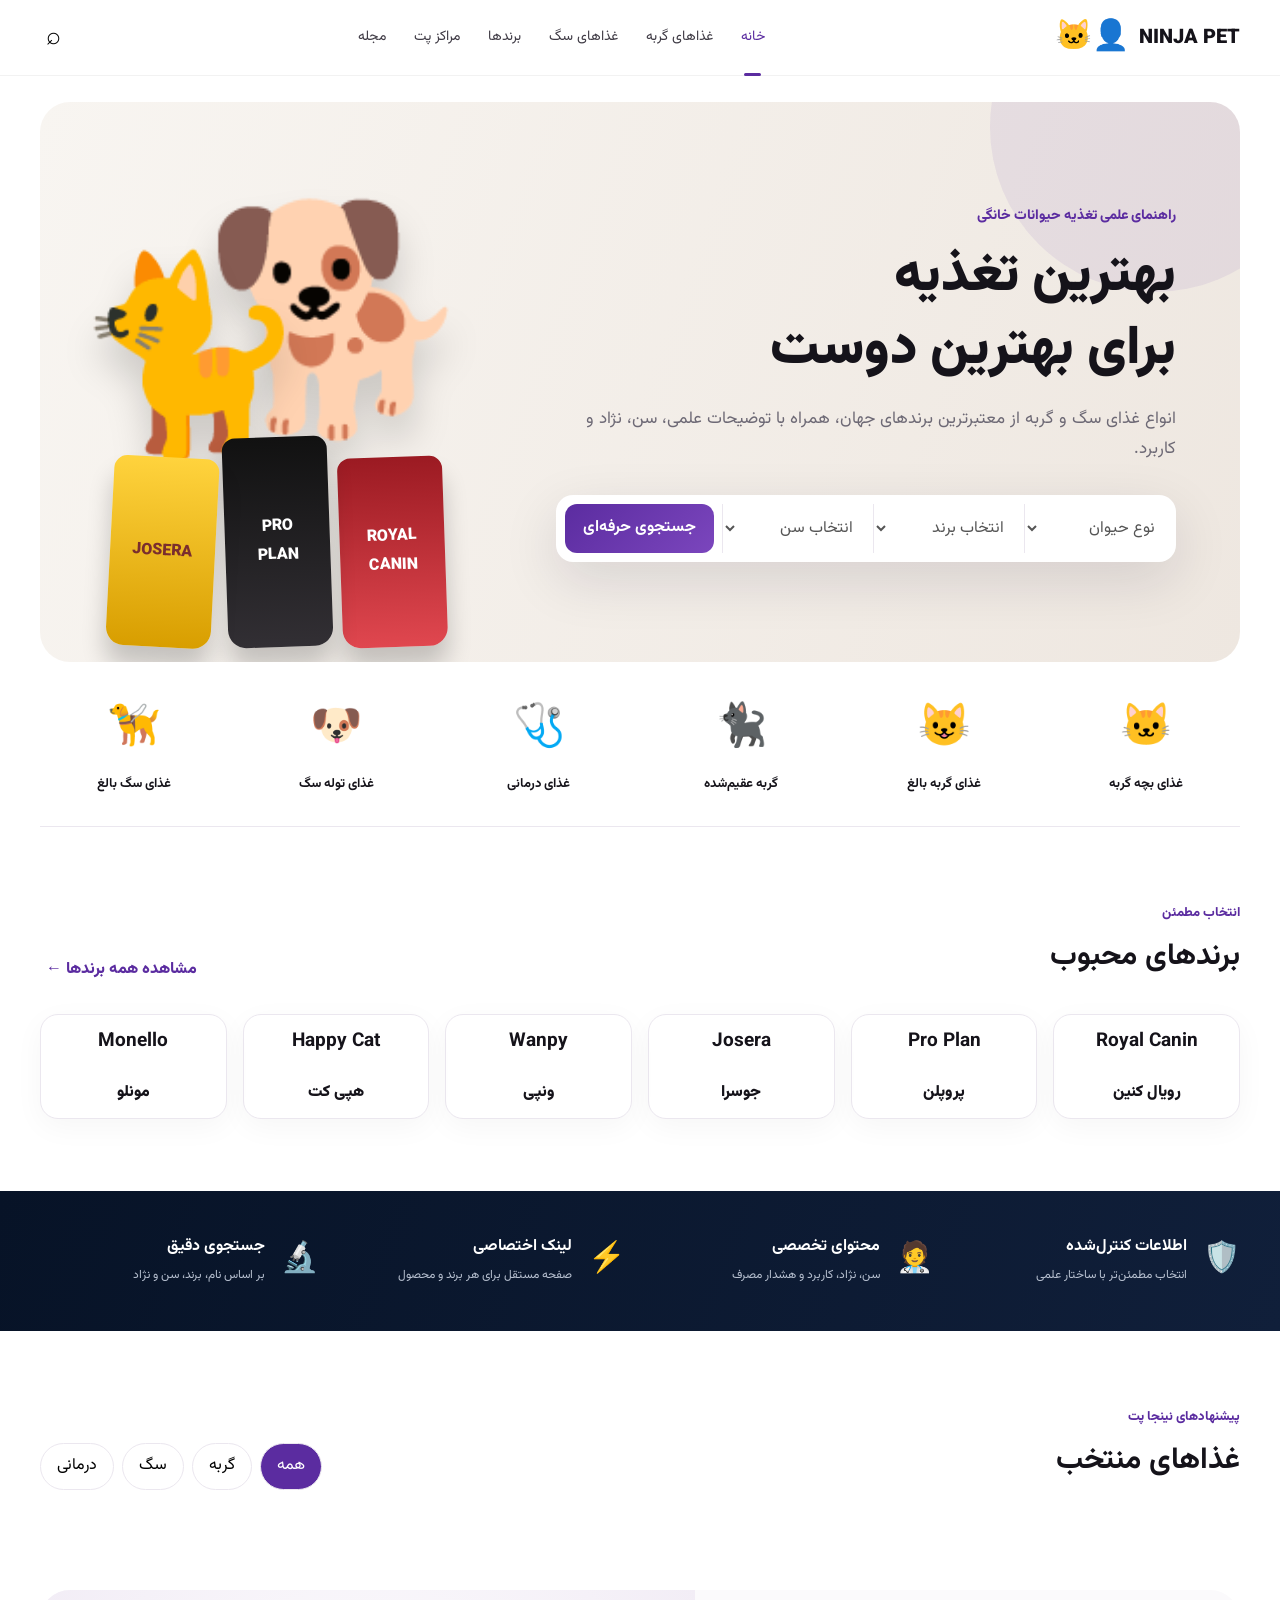
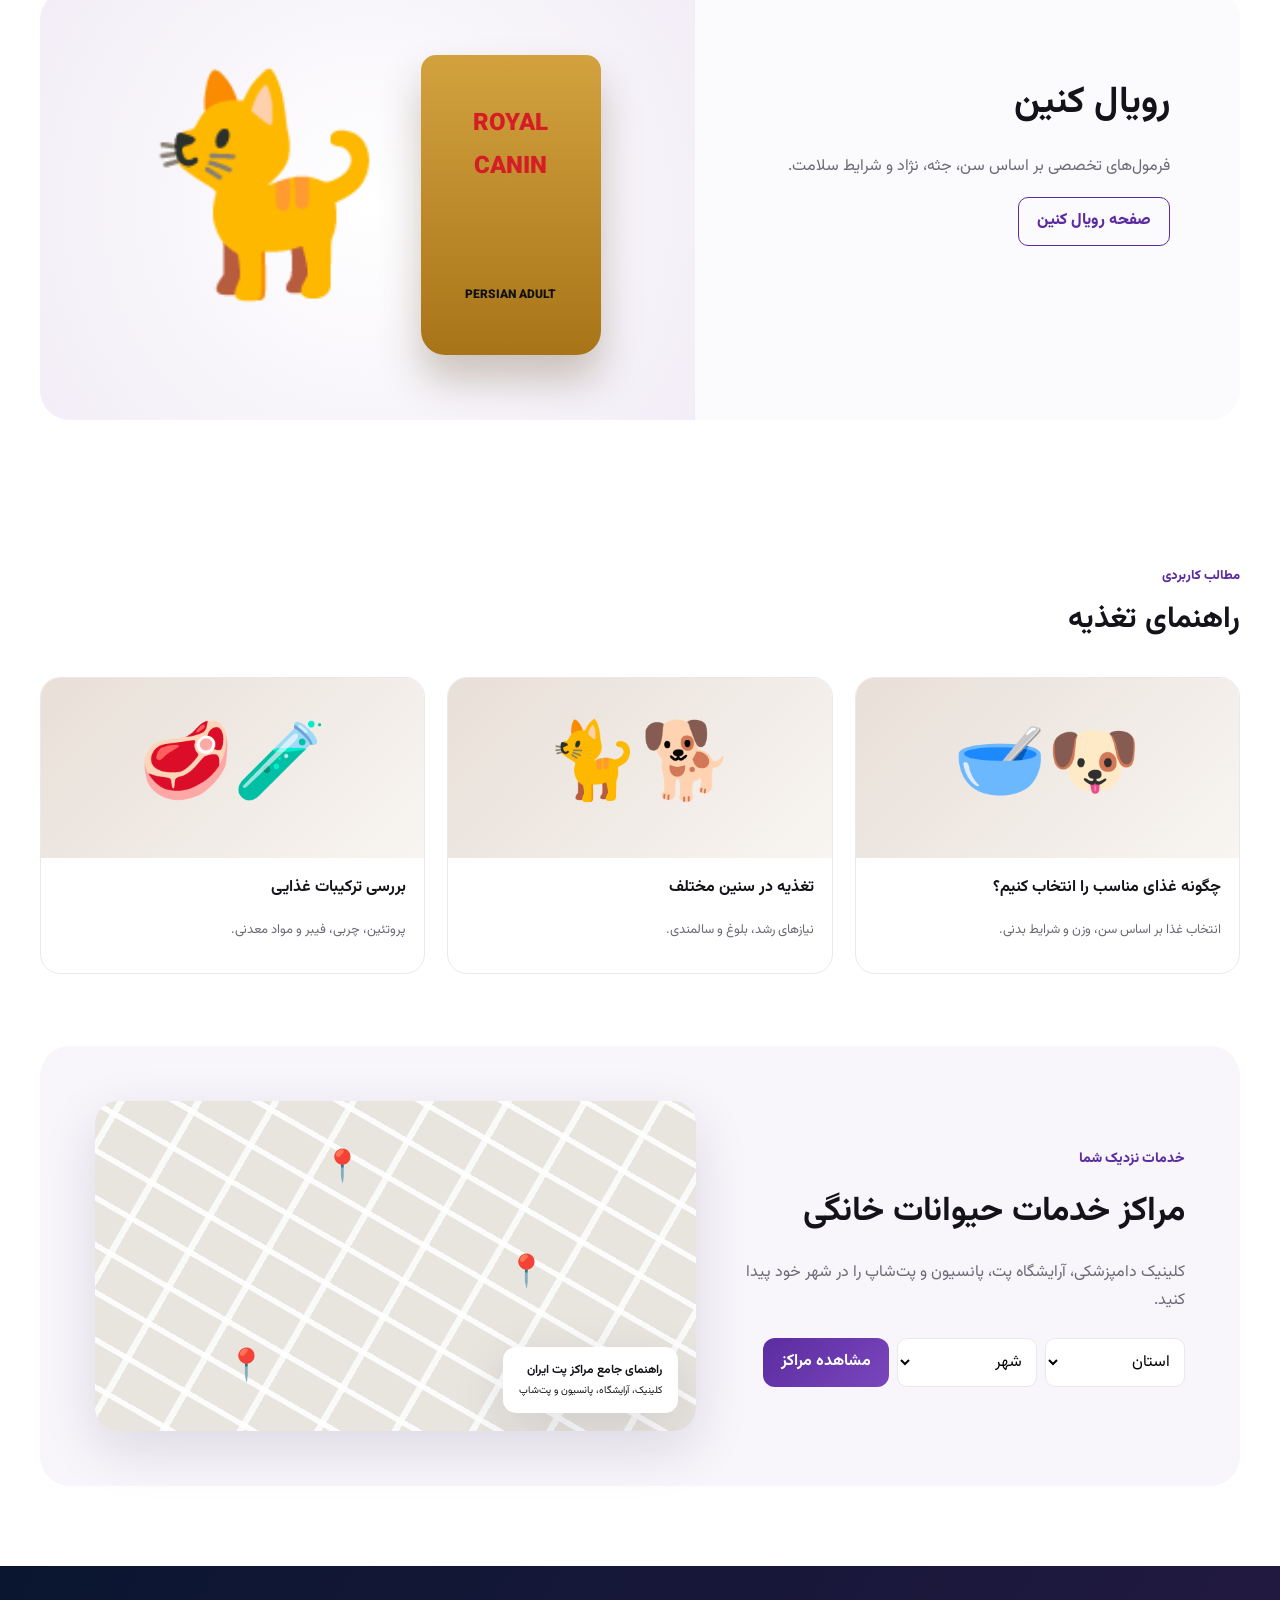
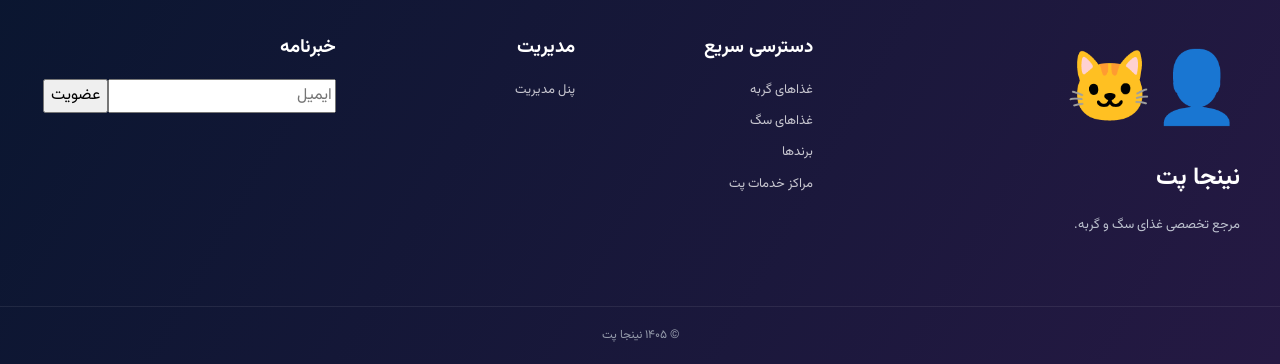
<file: index.html>
<!doctype html><html lang="fa" dir="rtl"><head><meta charset="utf-8"><meta name="viewport" content="width=device-width,initial-scale=1"><meta name="theme-color" content="#5b2ca0"><meta name="description" content="نینجا پت؛ مرجع فارسی و علمی غذای سگ و گربه، معرفی برندها و مراکز خدمات حیوانات خانگی ایران."><title>نینجا پت | مرجع تخصصی غذای سگ و گربه</title><link rel="manifest" href="manifest.webmanifest"><link rel="stylesheet" href="styles.css"><link rel="stylesheet" href="page.css"></head><body><header class="site-header"><a class="brand" href="index.html"><span class="brand-mark">🐱‍👤</span><span>NINJA PET</span></a><nav class="desktop-nav"><a class="active" href="index.html">خانه</a><a href="catalog.html?pet=cat">غذاهای گربه</a><a href="catalog.html?pet=dog">غذاهای سگ</a><a href="brands.html">برندها</a><a href="veterinarians.html">مراکز پت</a><a href="#mag">مجله</a></nav><div class="header-actions"><button class="icon-btn" data-search-open aria-label="جستجو">⌕</button><button class="menu-btn">☰</button></div></header><main><section class="hero section-shell"><div class="hero-copy"><span class="eyebrow">راهنمای علمی تغذیه حیوانات خانگی</span><h1>بهترین تغذیه<br>برای بهترین دوست</h1><p>انواع غذای سگ و گربه از معتبرترین برندهای جهان، همراه با توضیحات علمی، سن، نژاد و کاربرد.</p><div class="finder"><select id="petType"><option value="all">نوع حیوان</option><option value="cat">گربه</option><option value="dog">سگ</option></select><select id="brandFilter"><option value="all">انتخاب برند</option></select><select id="ageFilter"><option value="all">انتخاب سن</option><option value="kitten">توله / بچه</option><option value="adult">بالغ</option><option value="senior">سالمند</option></select><button id="finderButton">جستجوی حرفه‌ای</button></div></div><div class="hero-visual"><div class="pet dog">🐕</div><div class="pet cat">🐈</div><div class="bags"><span class="bag red">ROYAL<br>CANIN</span><span class="bag black">PRO<br>PLAN</span><span class="bag yellow">JOSERA</span></div></div></section><section class="quick-categories section-shell"><a href="catalog.html?pet=cat&age=kitten"><span>🐱</span>غذای بچه گربه</a><a href="catalog.html?pet=cat&age=adult"><span>😺</span>غذای گربه بالغ</a><a href="search.html?q=عقیم شده"><span>🐈‍⬛</span>گربه عقیم‌شده</a><a href="search.html?q=درمانی"><span>🩺</span>غذای درمانی</a><a href="catalog.html?pet=dog&age=kitten"><span>🐶</span>غذای توله سگ</a><a href="catalog.html?pet=dog&age=adult"><span>🦮</span>غذای سگ بالغ</a></section><section class="section-shell content-section"><div class="section-heading"><div><span>انتخاب مطمئن</span><h2>برندهای محبوب</h2></div><button class="text-button" id="allBrands">مشاهده همه برندها ←</button></div><div class="brand-grid" id="brandGrid"><a class="brand-card" href="brand.html?slug=royal-canin"><strong>Royal Canin</strong><small>رویال کنین</small></a><a class="brand-card" href="brand.html?slug=pro-plan"><strong>Pro Plan</strong><small>پروپلن</small></a><a class="brand-card" href="brand.html?slug=josera"><strong>Josera</strong><small>جوسرا</small></a><a class="brand-card" href="brand.html?slug=wanpy"><strong>Wanpy</strong><small>ونپی</small></a><a class="brand-card" href="brand.html?slug=happy-cat"><strong>Happy Cat</strong><small>هپی کت</small></a><a class="brand-card" href="brand.html?slug=monello"><strong>Monello</strong><small>مونلو</small></a></div></section><section class="benefits"><article>🛡️<div><h3>اطلاعات کنترل‌شده</h3><p>انتخاب مطمئن‌تر با ساختار علمی</p></div></article><article>🧑‍⚕️<div><h3>محتوای تخصصی</h3><p>سن، نژاد، کاربرد و هشدار مصرف</p></div></article><article>⚡<div><h3>لینک اختصاصی</h3><p>صفحه مستقل برای هر برند و محصول</p></div></article><article>🔬<div><h3>جستجوی دقیق</h3><p>بر اساس نام، برند، سن و نژاد</p></div></article></section><section class="section-shell content-section"><div class="section-heading"><div><span>پیشنهادهای نینجا پت</span><h2>غذاهای منتخب</h2></div><div class="chips"><button class="active" data-filter="all">همه</button><button data-filter="cat">گربه</button><button data-filter="dog">سگ</button><button data-filter="medical">درمانی</button></div></div><div class="product-grid" id="productGrid"></div></section><section class="brand-feature section-shell"><div class="feature-copy"><h2>رویال کنین</h2><p>فرمول‌های تخصصی بر اساس سن، جثه، نژاد و شرایط سلامت.</p><a href="brand.html?slug=royal-canin" class="outline-button">صفحه رویال کنین</a></div><div class="feature-art"><div class="giant-bag">ROYAL<br>CANIN<br><small>PERSIAN ADULT</small></div><div class="fluffy-cat">🐈</div></div></section><section id="mag" class="section-shell content-section"><div class="section-heading"><div><span>مطالب کاربردی</span><h2>راهنمای تغذیه</h2></div></div><div class="article-grid"><article><div class="article-image">🐶🥣</div><h3>چگونه غذای مناسب را انتخاب کنیم؟</h3><p>انتخاب غذا بر اساس سن، وزن و شرایط بدنی.</p></article><article><div class="article-image">🐕🐈</div><h3>تغذیه در سنین مختلف</h3><p>نیازهای رشد، بلوغ و سالمندی.</p></article><article><div class="article-image">🧪🥩</div><h3>بررسی ترکیبات غذایی</h3><p>پروتئین، چربی، فیبر و مواد معدنی.</p></article></div></section><section class="vet-section section-shell"><div><span class="eyebrow">خدمات نزدیک شما</span><h2>مراکز خدمات حیوانات خانگی</h2><p>کلینیک دامپزشکی، آرایشگاه پت، پانسیون و پت‌شاپ را در شهر خود پیدا کنید.</p><div class="vet-search"><select id="province"><option value="all">استان</option></select><select id="city"><option value="all">شهر</option></select><button id="vetSearch">مشاهده مراکز</button></div></div><div class="map-card"><div class="map-lines"></div><span class="pin p1">📍</span><span class="pin p2">📍</span><span class="pin p3">📍</span><div class="clinic-card"><strong>راهنمای جامع مراکز پت ایران</strong><small>کلینیک، آرایشگاه، پانسیون و پت‌شاپ</small></div></div></section></main><footer><div class="footer-grid section-shell"><div class="footer-brand"><span class="ninja">🐱‍👤</span><h2>نینجا پت</h2><p>مرجع تخصصی غذای سگ و گربه.</p></div><div><h3>دسترسی سریع</h3><a href="catalog.html?pet=cat">غذاهای گربه</a><a href="catalog.html?pet=dog">غذاهای سگ</a><a href="brands.html">برندها</a><a href="veterinarians.html">مراکز خدمات پت</a></div><div><h3>مدیریت</h3><a href="admin.html">پنل مدیریت</a></div><div><h3>خبرنامه</h3><form id="newsletter"><input type="email" placeholder="ایمیل" required><button>عضویت</button></form></div></div><div class="copyright">© ۱۴۰۵ نینجا پت</div></footer><nav class="mobile-bottom"><a class="active" href="index.html">⌂<small>خانه</small></a><a href="brands.html">◇<small>برندها</small></a><a href="search.html">⌕<small>جستجو</small></a><a href="veterinarians.html">⌖<small>مراکز پت</small></a></nav><script src="data.js"></script><script src="directory-data.js"></script><script src="shared.js"></script><script src="app.js"></script></body></html>
</file>
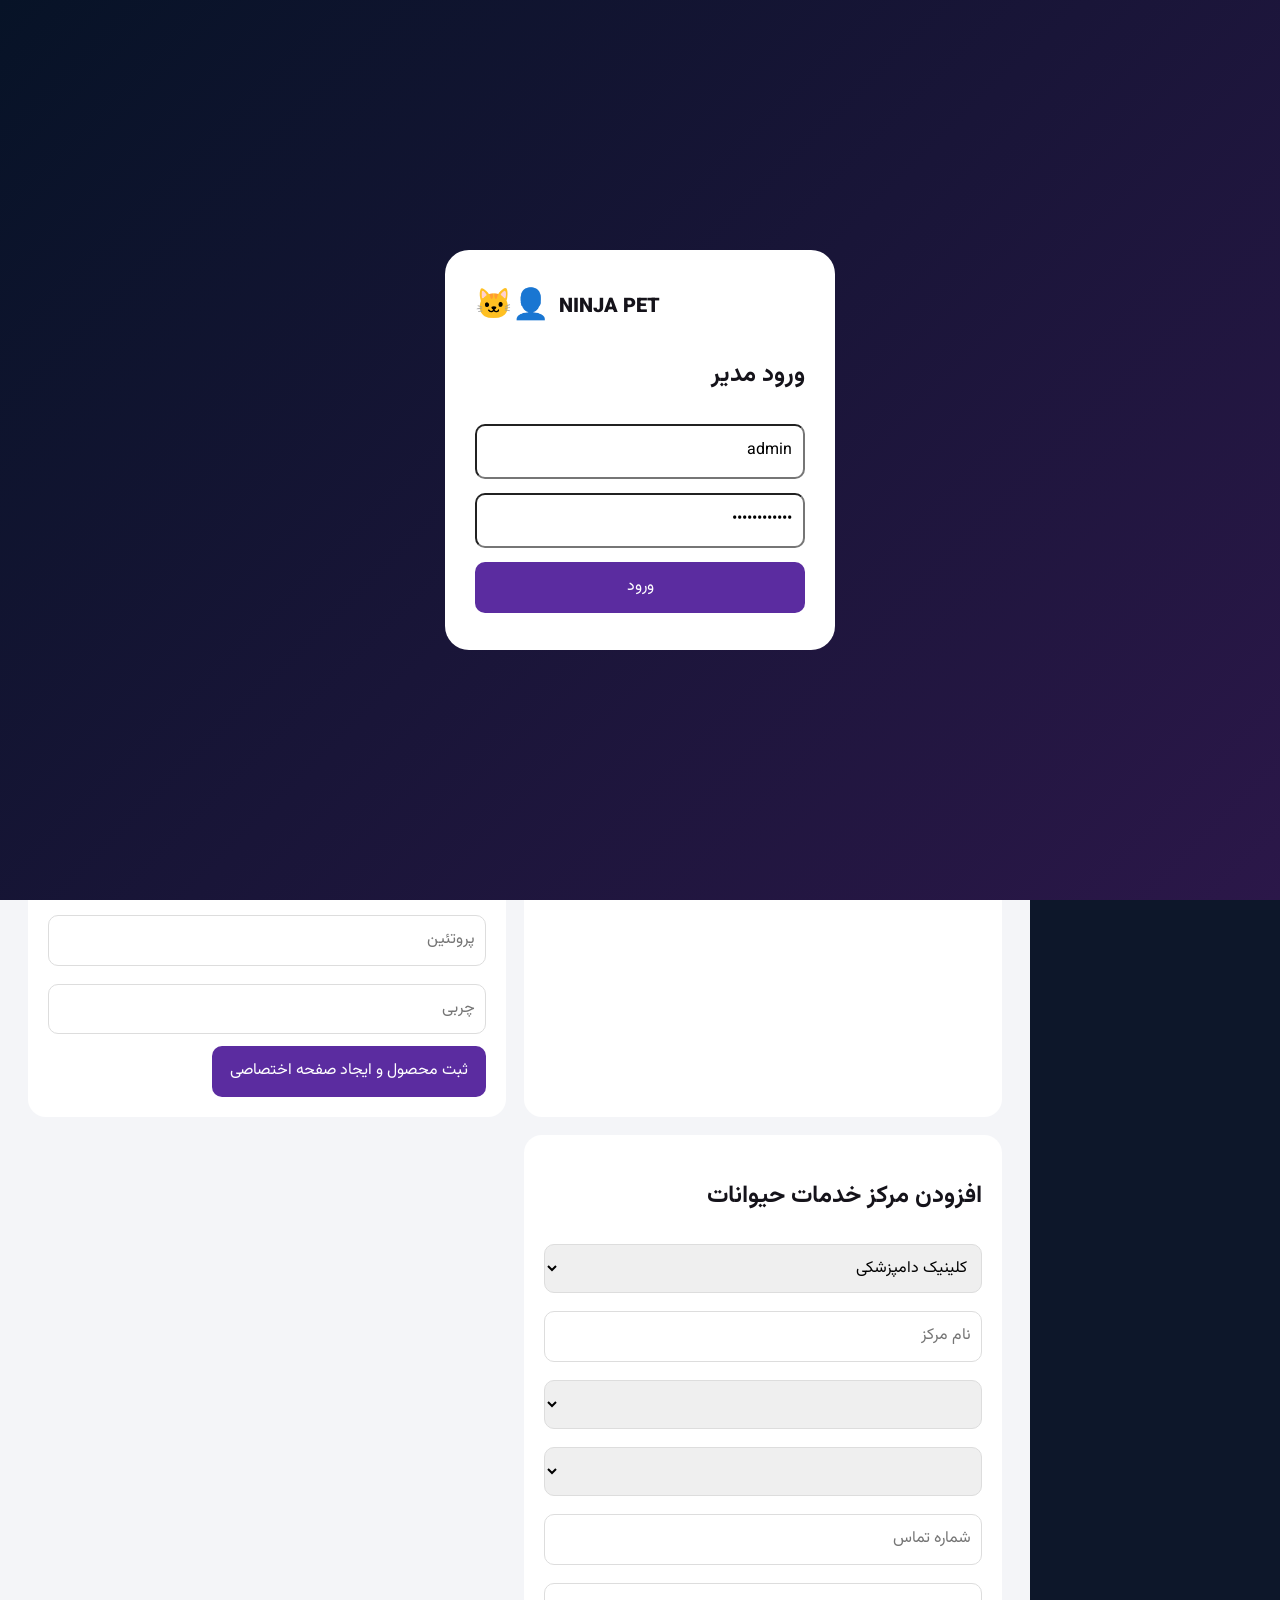
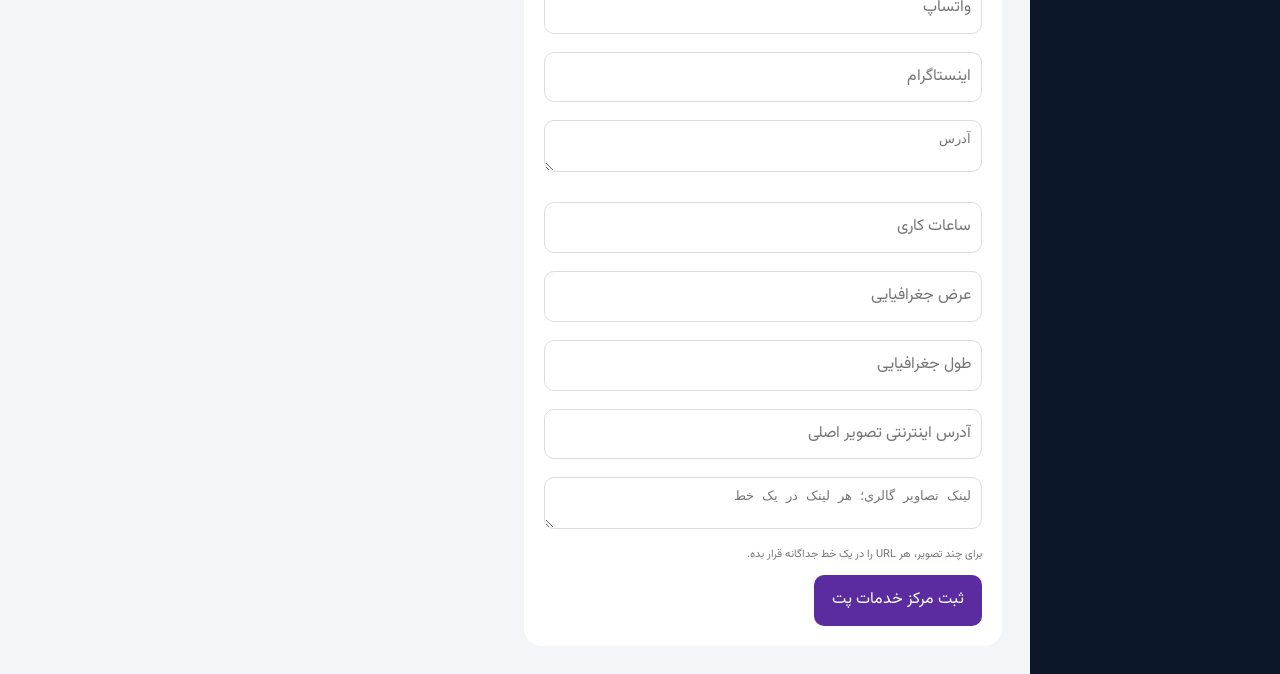
<file: admin.html>
<!doctype html><html lang="fa" dir="rtl"><head><meta charset="utf-8"><meta name="viewport" content="width=device-width,initial-scale=1"><meta name="robots" content="noindex,nofollow"><title>پنل مدیریت نینجا پت</title><link rel="stylesheet" href="styles.css"><link rel="stylesheet" href="page.css"><style>body{background:#f4f5f8}.admin-shell{display:grid;grid-template-columns:250px 1fr;min-height:100vh}.admin-side{background:#0d172a;color:#fff;padding:25px 18px}.admin-side a{display:block;padding:11px 14px;margin:5px 0;border-radius:10px;color:#cbd2df}.admin-main{padding:28px}.stats{display:grid;grid-template-columns:repeat(4,1fr);gap:16px;margin-bottom:20px}.stat{background:#fff;border-radius:18px;padding:20px}.stat strong{display:block;font-size:30px;color:#5b2ca0}.admin-form button{background:#5b2ca0;color:#fff;border:0;border-radius:10px;padding:11px 18px}.notice{background:#eef8f2;color:#276749;padding:12px;border-radius:10px;display:none}.login-overlay{position:fixed;inset:0;background:linear-gradient(135deg,#071327,#2b1749);display:grid;place-items:center;z-index:100}.login-card{background:#fff;padding:30px;border-radius:24px;width:min(390px,calc(100% - 30px))}.login-card input,.login-card button{width:100%;margin:7px 0;padding:11px;border-radius:10px}.login-card button{border:0;background:#5b2ca0;color:#fff}.field-help{font-size:11px;color:#777;display:block;margin-top:-8px;margin-bottom:10px}@media(max-width:850px){.admin-shell{grid-template-columns:1fr}.stats{grid-template-columns:1fr 1fr}.admin-main{padding:16px}}</style></head><body><div class="login-overlay" id="loginOverlay"><form class="login-card" id="loginForm"><div class="brand"><span class="brand-mark">🐱‍👤</span><span>NINJA PET</span></div><h2>ورود مدیر</h2><input value="admin" placeholder="نام کاربری"><input type="password" value="NinjaPet1405" placeholder="رمز عبور"><button>ورود</button></form></div><div class="admin-shell"><aside class="admin-side"><a class="brand" href="index.html"><span class="brand-mark">🐱‍👤</span><span>NINJA PET</span></a><a href="#dashboard">داشبورد</a><a href="#brandForm">افزودن برند</a><a href="#productForm">افزودن محصول</a><a href="#centerForm">افزودن مرکز خدمات پت</a><a href="index.html">نمایش سایت</a></aside><main class="admin-main"><h1 id="dashboard">مدیریت محتوا</h1><div class="stats"><article class="stat"><span>برندها</span><strong id="brandCount"></strong></article><article class="stat"><span>محصولات</span><strong id="productCount"></strong></article><article class="stat"><span>مراکز خدمات پت</span><strong id="centerCount"></strong></article><article class="stat"><span>استان‌ها</span><strong id="provinceCount"></strong></article></div><div id="notice" class="notice"></div><section class="admin-forms"><form class="admin-form" id="brandForm"><h2>افزودن برند جدید</h2><input name="fa" required placeholder="نام فارسی برند"><input name="name" required placeholder="نام انگلیسی برند"><input name="slug" placeholder="اسلاگ اختیاری"><textarea name="desc" placeholder="توضیح برند"></textarea><button>ثبت برند و ایجاد لینک</button></form><form class="admin-form" id="productForm"><h2>افزودن محصول جدید</h2><input name="fa" required placeholder="نام فارسی محصول"><input name="name" required placeholder="نام انگلیسی محصول"><select name="brand" id="productBrand" required></select><input name="slug" placeholder="اسلاگ اختیاری"><div class="check-row"><label><input type="radio" name="pet" value="cat" checked> غذای گربه</label><label><input type="radio" name="pet" value="dog"> غذای سگ</label></div><select name="age"><option value="kitten">توله / بچه</option><option value="adult" selected>بالغ</option><option value="senior">سالمند</option></select><input name="breed" placeholder="نژاد یا جثه"><input name="need" placeholder="کاربرد؛ مثلاً عقیم‌شده"><textarea name="desc" required placeholder="توضیحات کامل محصول"></textarea><input name="protein" placeholder="پروتئین"><input name="fat" placeholder="چربی"><button>ثبت محصول و ایجاد صفحه اختصاصی</button></form><form class="admin-form" id="centerForm"><h2>افزودن مرکز خدمات حیوانات</h2><select name="type" required><option value="clinic">کلینیک دامپزشکی</option><option value="grooming">آرایشگاه پت</option><option value="boarding">پانسیون حیوانات</option><option value="petshop">پت‌شاپ</option></select><input name="name" required placeholder="نام مرکز"><select name="province" id="centerProvince" required></select><select name="city" id="centerCity" required></select><input name="phone" placeholder="شماره تماس"><input name="whatsapp" placeholder="واتساپ"><input name="instagram" placeholder="اینستاگرام"><textarea name="address" placeholder="آدرس"></textarea><input name="hours" placeholder="ساعات کاری"><input name="lat" placeholder="عرض جغرافیایی"><input name="lng" placeholder="طول جغرافیایی"><input name="cover" placeholder="آدرس اینترنتی تصویر اصلی"><textarea name="gallery" placeholder="لینک تصاویر گالری؛ هر لینک در یک خط"></textarea><span class="field-help">برای چند تصویر، هر URL را در یک خط جداگانه قرار بده.</span><button>ثبت مرکز خدمات پت</button></form></section></main></div><script src="data.js"></script><script src="directory-data.js"></script><script src="shared.js"></script><script>const D=Ninja.D;brandCount.textContent=D.brands.length;productCount.textContent=D.products.length;centerCount.textContent=D.centers.length;provinceCount.textContent=Object.keys(D.locations).length;D.brands.forEach(b=>productBrand.insertAdjacentHTML('beforeend',`<option value="${b.slug}">${b.fa}</option>`));Object.keys(D.locations).forEach(p=>centerProvince.insertAdjacentHTML('beforeend',`<option>${p}</option>`));function fillCities(){centerCity.innerHTML='';(D.locations[centerProvince.value]||[]).forEach(c=>centerCity.insertAdjacentHTML('beforeend',`<option>${c}</option>`))}centerProvince.addEventListener('change',fillCities);fillCities();function done(t){notice.textContent=t;notice.style.display='block';setTimeout(()=>notice.style.display='none',4000)}brandForm.addEventListener('submit',e=>{e.preventDefault();const f=new FormData(e.target),x={fa:f.get('fa'),name:f.get('name'),slug:f.get('slug')||Ninja.makeSlug(f.get('name')),desc:f.get('desc')};const a=JSON.parse(localStorage.getItem('ninjaBrands')||'[]');a.push(x);localStorage.setItem('ninjaBrands',JSON.stringify(a));done(`برند ثبت شد: brand.html?slug=${x.slug}`);e.target.reset()});productForm.addEventListener('submit',e=>{e.preventDefault();const f=new FormData(e.target),x={fa:f.get('fa'),name:f.get('name'),brand:f.get('brand'),slug:f.get('slug')||Ninja.makeSlug(`${f.get('brand')}-${f.get('name')}`),pet:f.get('pet'),age:f.get('age'),breed:f.get('breed')||'همه نژادها',need:f.get('need')||'مصرف روزانه',desc:f.get('desc'),protein:f.get('protein')||'-',fat:f.get('fat')||'-',color:'linear-gradient(#5b2ca0,#16112a)'};const a=JSON.parse(localStorage.getItem('ninjaProducts')||'[]');a.push(x);localStorage.setItem('ninjaProducts',JSON.stringify(a));done(`محصول ثبت شد: product.html?slug=${x.slug}`);e.target.reset()});centerForm.addEventListener('submit',e=>{e.preventDefault();const f=new FormData(e.target),x=Object.fromEntries(f.entries());x.slug=Ninja.makeSlug(`${x.name}-${x.city}`);x.gallery=String(x.gallery||'').split('\n').map(s=>s.trim()).filter(Boolean);if(!x.cover&&x.gallery.length)x.cover=x.gallery[0];const a=JSON.parse(localStorage.getItem('ninjaCenters')||'[]');a.push(x);localStorage.setItem('ninjaCenters',JSON.stringify(a));done('مرکز خدمات حیوانات همراه با تصاویر ثبت شد.');e.target.reset()});loginForm.addEventListener('submit',e=>{e.preventDefault();loginOverlay.style.display='none';sessionStorage.setItem('ninjaAdminDemo','1')});if(sessionStorage.getItem('ninjaAdminDemo'))loginOverlay.style.display='none';</script></body></html>
</file>
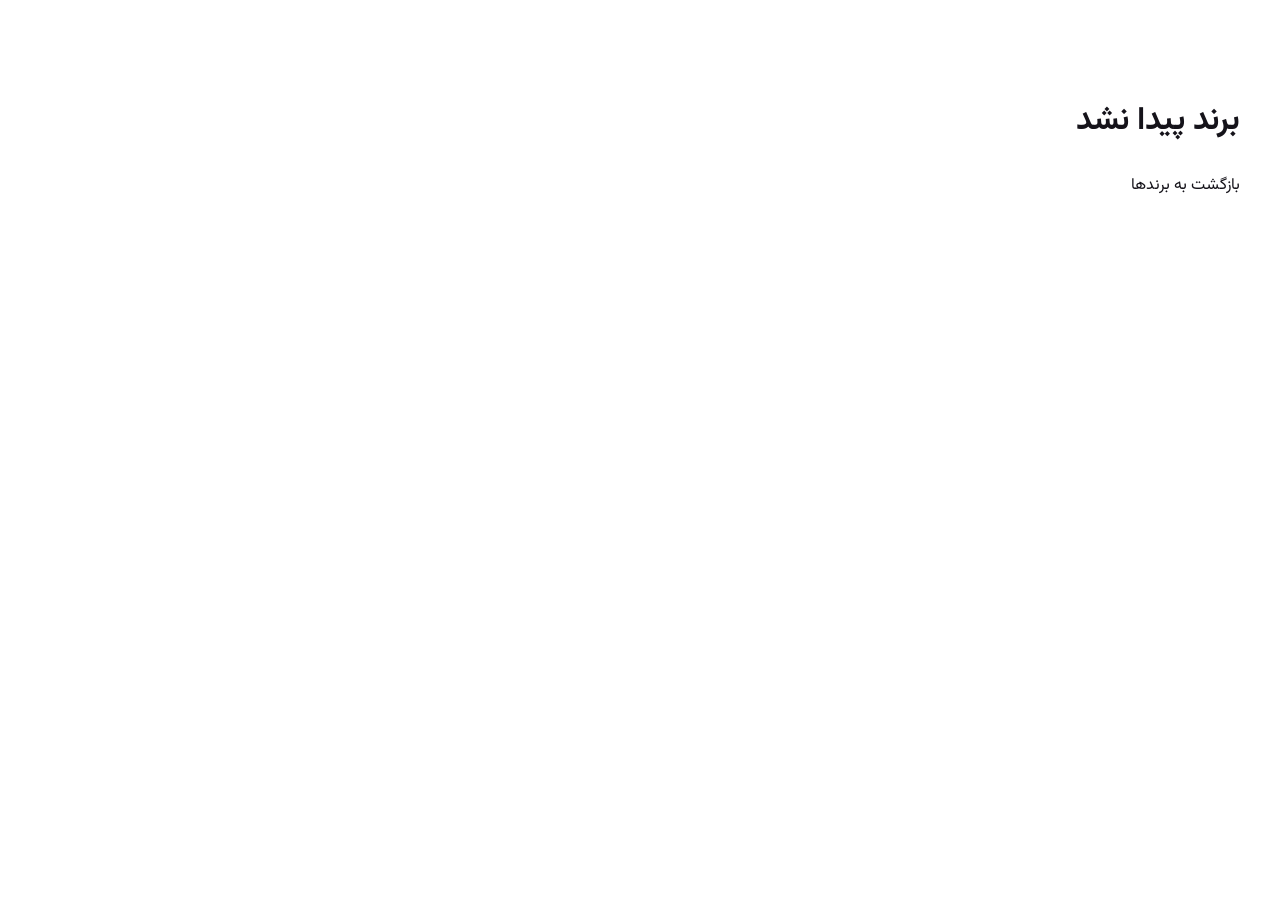
<file: brand.html>
<!doctype html><html lang="fa" dir="rtl"><head><meta charset="utf-8"><meta name="viewport" content="width=device-width,initial-scale=1"><title>برند | نینجا پت</title><link rel="stylesheet" href="styles.css"><link rel="stylesheet" href="page.css"></head><body><header class="site-header"><a class="brand" href="index.html"><span class="brand-mark">🐱‍👤</span><span>NINJA PET</span></a><nav class="desktop-nav"><a href="index.html">خانه</a><a href="catalog.html?pet=cat">غذاهای گربه</a><a href="catalog.html?pet=dog">غذاهای سگ</a><a class="active" href="brands.html">برندها</a><a href="veterinarians.html">دامپزشکی‌ها</a></nav><div class="header-actions"><a class="icon-btn" href="search.html">⌕</a></div></header><section class="page-hero"><div class="section-shell"><div class="breadcrumbs"><a href="index.html">خانه</a> / <a href="brands.html">برندها</a> / <span id="crumb"></span></div><span class="eyebrow">صفحه اختصاصی برند</span><h1 id="title"></h1><p id="desc"></p></div></section><main class="section-shell content-section"><div class="results-head"><h2>محصولات این برند</h2><span id="count"></span></div><div class="product-grid" id="products"></div></main><script src="data.js"></script><script src="shared.js"></script><script>const b=Ninja.brandOf(Ninja.qs('slug'));if(!b){document.body.innerHTML='<main class="section-shell content-section"><h1>برند پیدا نشد</h1><a href="brands.html">بازگشت به برندها</a></main>'}else{document.title=`${b.fa} | نینجا پت`;title.textContent=`${b.fa} (${b.name})`;crumb.textContent=b.fa;desc.textContent=b.desc;const list=Ninja.D.products.filter(p=>p.brand===b.slug);products.innerHTML=list.map(Ninja.productCard).join('')||'<div class="empty-state">هنوز محصولی برای این برند ثبت نشده است.</div>';count.textContent=`${list.length} محصول`;}</script></body></html>
</file>
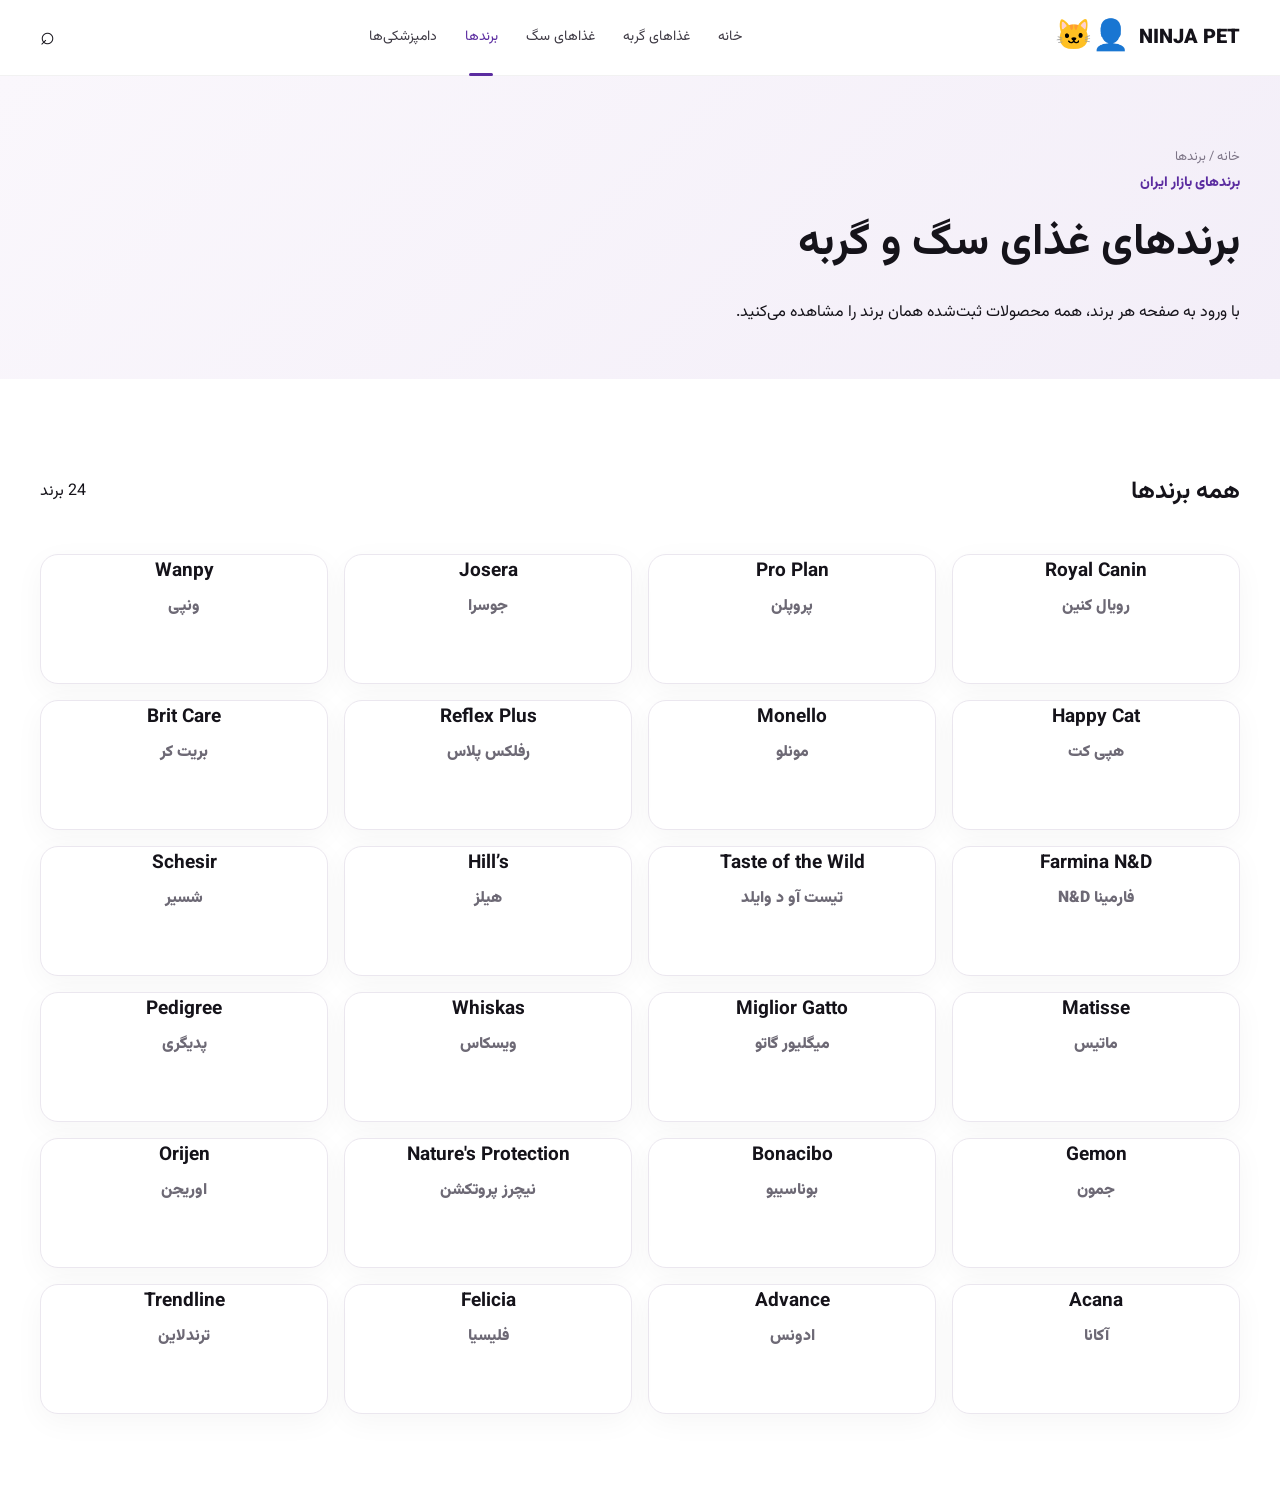
<file: brands.html>
<!doctype html><html lang="fa" dir="rtl"><head><meta charset="utf-8"><meta name="viewport" content="width=device-width,initial-scale=1"><title>برندهای غذای سگ و گربه | نینجا پت</title><meta name="description" content="معرفی برندهای غذای سگ و گربه و مشاهده تمام محصولات هر برند"><link rel="stylesheet" href="styles.css"><link rel="stylesheet" href="page.css"></head><body><header class="site-header"><a class="brand" href="index.html"><span class="brand-mark">🐱‍👤</span><span>NINJA PET</span></a><nav class="desktop-nav"><a href="index.html">خانه</a><a href="catalog.html?pet=cat">غذاهای گربه</a><a href="catalog.html?pet=dog">غذاهای سگ</a><a class="active" href="brands.html">برندها</a><a href="veterinarians.html">دامپزشکی‌ها</a></nav><div class="header-actions"><a class="icon-btn" href="search.html">⌕</a></div></header><section class="page-hero"><div class="section-shell"><div class="breadcrumbs"><a href="index.html">خانه</a> / برندها</div><span class="eyebrow">برندهای بازار ایران</span><h1>برندهای غذای سگ و گربه</h1><p>با ورود به صفحه هر برند، همه محصولات ثبت‌شده همان برند را مشاهده می‌کنید.</p></div></section><main class="section-shell content-section"><div class="results-head"><h2>همه برندها</h2><span id="count"></span></div><div class="page-brand-grid" id="brands"></div></main><script src="data.js"></script><script src="shared.js"></script><script>brands.innerHTML=Ninja.D.brands.map(Ninja.brandCard).join('');count.textContent=`${Ninja.D.brands.length} برند`;</script></body></html>
</file>
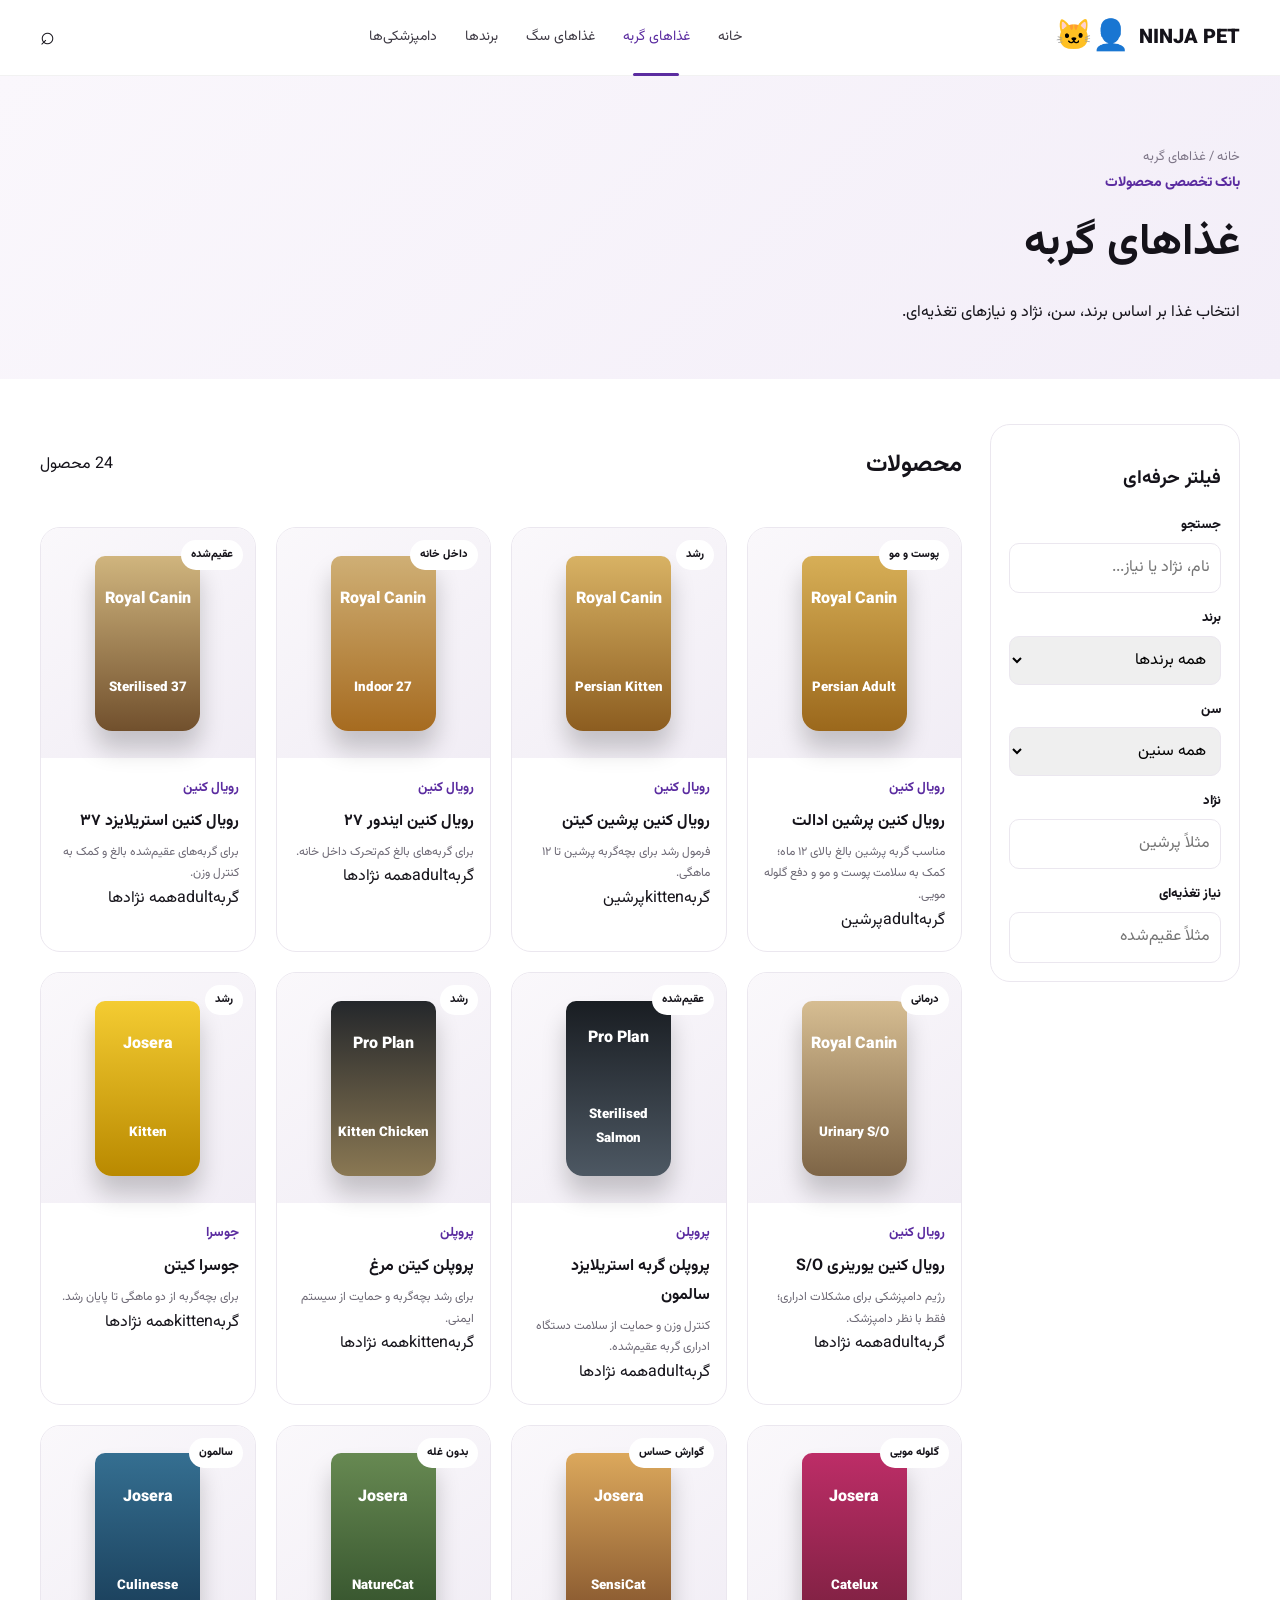
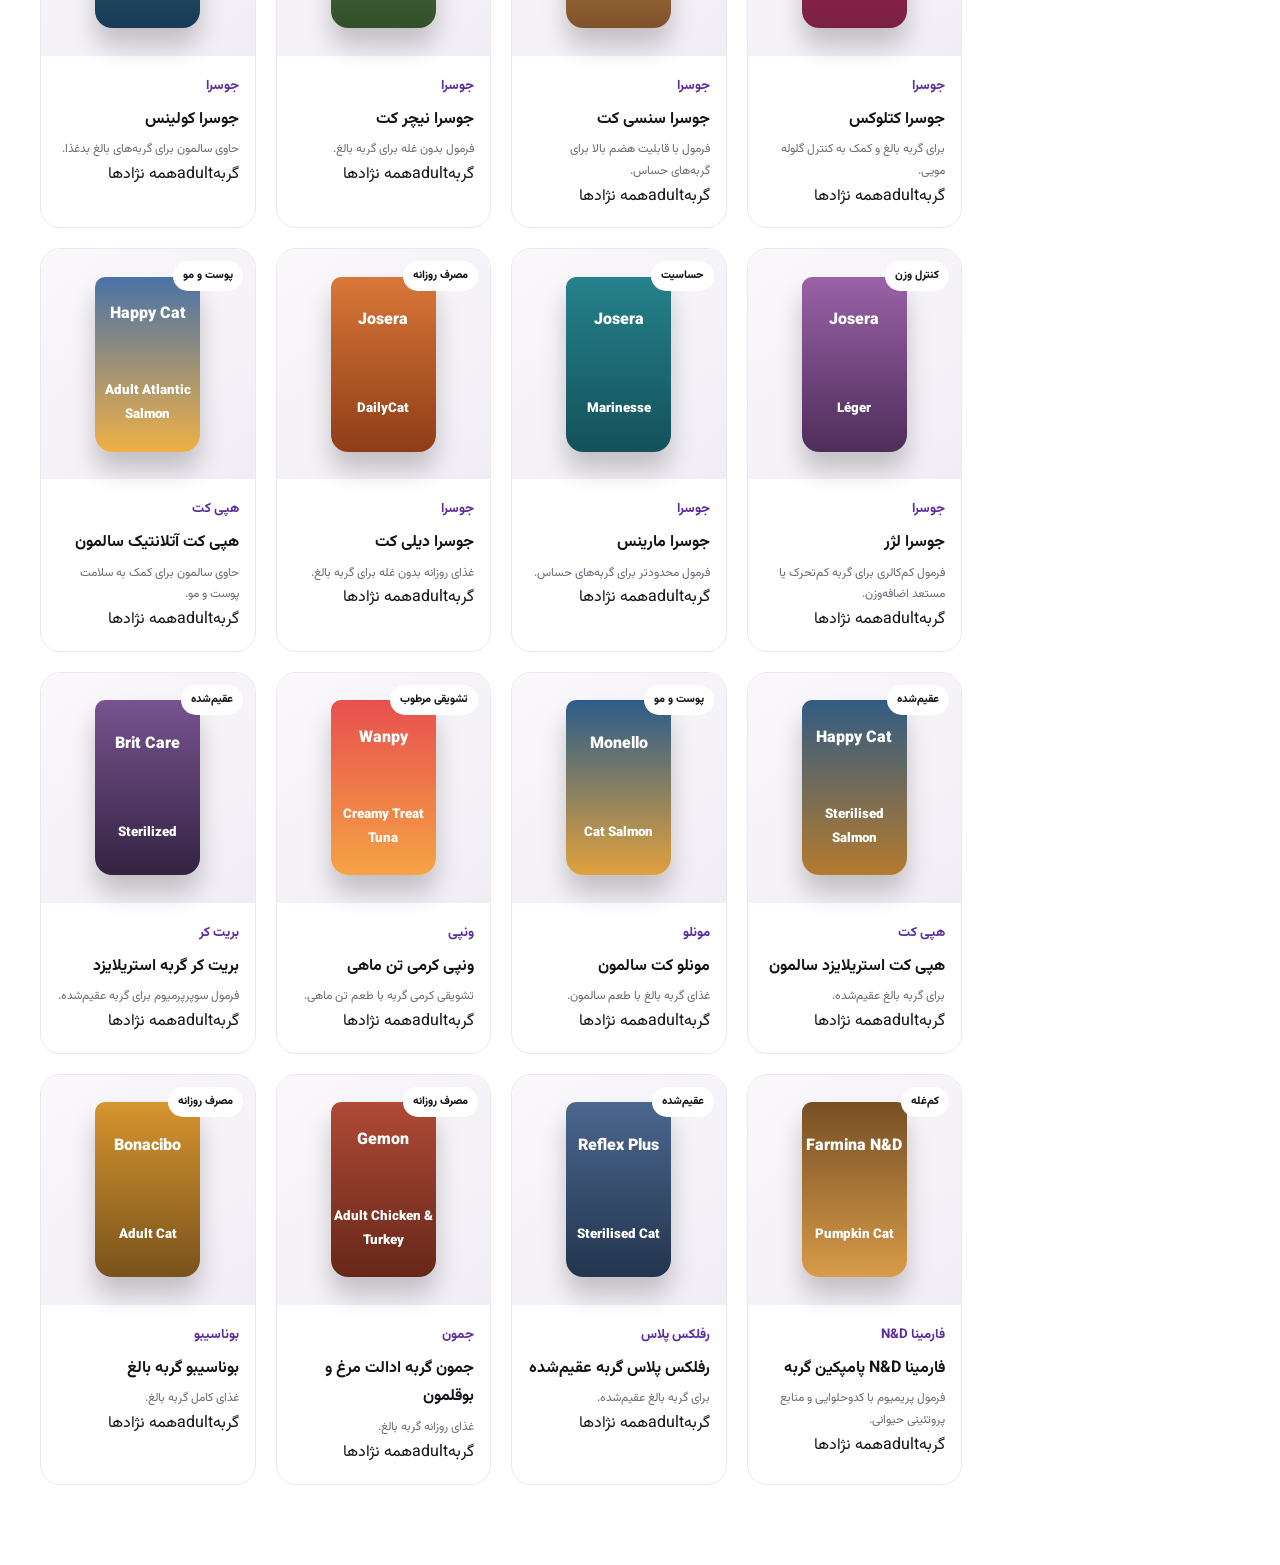
<file: catalog.html>
<!doctype html><html lang="fa" dir="rtl"><head><meta charset="utf-8"><meta name="viewport" content="width=device-width,initial-scale=1"><title>فهرست غذاها | نینجا پت</title><meta name="description" content="فهرست تخصصی غذای سگ و گربه با فیلتر سن، نژاد، برند و نیاز تغذیه‌ای"><link rel="stylesheet" href="styles.css"><link rel="stylesheet" href="page.css"></head><body><header class="site-header"><a class="brand" href="index.html"><span class="brand-mark">🐱‍👤</span><span>NINJA PET</span></a><nav class="desktop-nav"><a href="index.html">خانه</a><a data-nav="cat" href="catalog.html?pet=cat">غذاهای گربه</a><a data-nav="dog" href="catalog.html?pet=dog">غذاهای سگ</a><a href="brands.html">برندها</a><a href="veterinarians.html">دامپزشکی‌ها</a></nav><div class="header-actions"><a class="icon-btn" href="search.html" aria-label="جستجو">⌕</a><button class="menu-btn">☰</button></div></header><section class="page-hero"><div class="section-shell"><div class="breadcrumbs"><a href="index.html">خانه</a> / <span id="crumb"></span></div><span class="eyebrow">بانک تخصصی محصولات</span><h1 id="title"></h1><p id="lead"></p></div></section><main class="section-shell catalog-layout"><aside class="filters"><h3>فیلتر حرفه‌ای</h3><label>جستجو</label><input id="q" placeholder="نام، نژاد یا نیاز..."><label>برند</label><select id="brand"><option value="all">همه برندها</option></select><label>سن</label><select id="age"><option value="all">همه سنین</option><option value="kitten">توله / بچه</option><option value="adult">بالغ</option><option value="senior">سالمند</option></select><label>نژاد</label><input id="breed" placeholder="مثلاً پرشین"><label>نیاز تغذیه‌ای</label><input id="need" placeholder="مثلاً عقیم‌شده"></aside><section><div class="results-head"><h2>محصولات</h2><span id="count"></span></div><div class="product-grid" id="results"></div></section></main><script src="data.js"></script><script src="shared.js"></script><script>const pet=Ninja.qs('pet')||'cat';Ninja.fillHeader(pet);title.textContent=pet==='cat'?'غذاهای گربه':'غذاهای سگ';crumb.textContent=title.textContent;lead.textContent='انتخاب غذا بر اساس برند، سن، نژاد و نیازهای تغذیه‌ای.';Ninja.D.brands.forEach(b=>brand.insertAdjacentHTML('beforeend',`<option value="${b.slug}">${b.fa}</option>`));function draw(){const text=q.value.trim().toLowerCase(),br=breed.value.trim().toLowerCase(),nd=need.value.trim().toLowerCase();const list=Ninja.D.products.filter(p=>p.pet===pet&&(brand.value==='all'||p.brand===brand.value)&&(age.value==='all'||p.age===age.value)&&(!br||p.breed.toLowerCase().includes(br))&&(!nd||p.need.toLowerCase().includes(nd))&&(!text||[p.fa,p.name,p.desc,p.breed,p.need,Ninja.brandOf(p.brand)?.fa].join(' ').toLowerCase().includes(text)));results.innerHTML=list.map(Ninja.productCard).join('')||'<div class="empty-state">محصولی پیدا نشد.</div>';count.textContent=`${list.length} محصول`}[q,brand,age,breed,need].forEach(x=>x.addEventListener('input',draw));draw();</script></body></html>
</file>
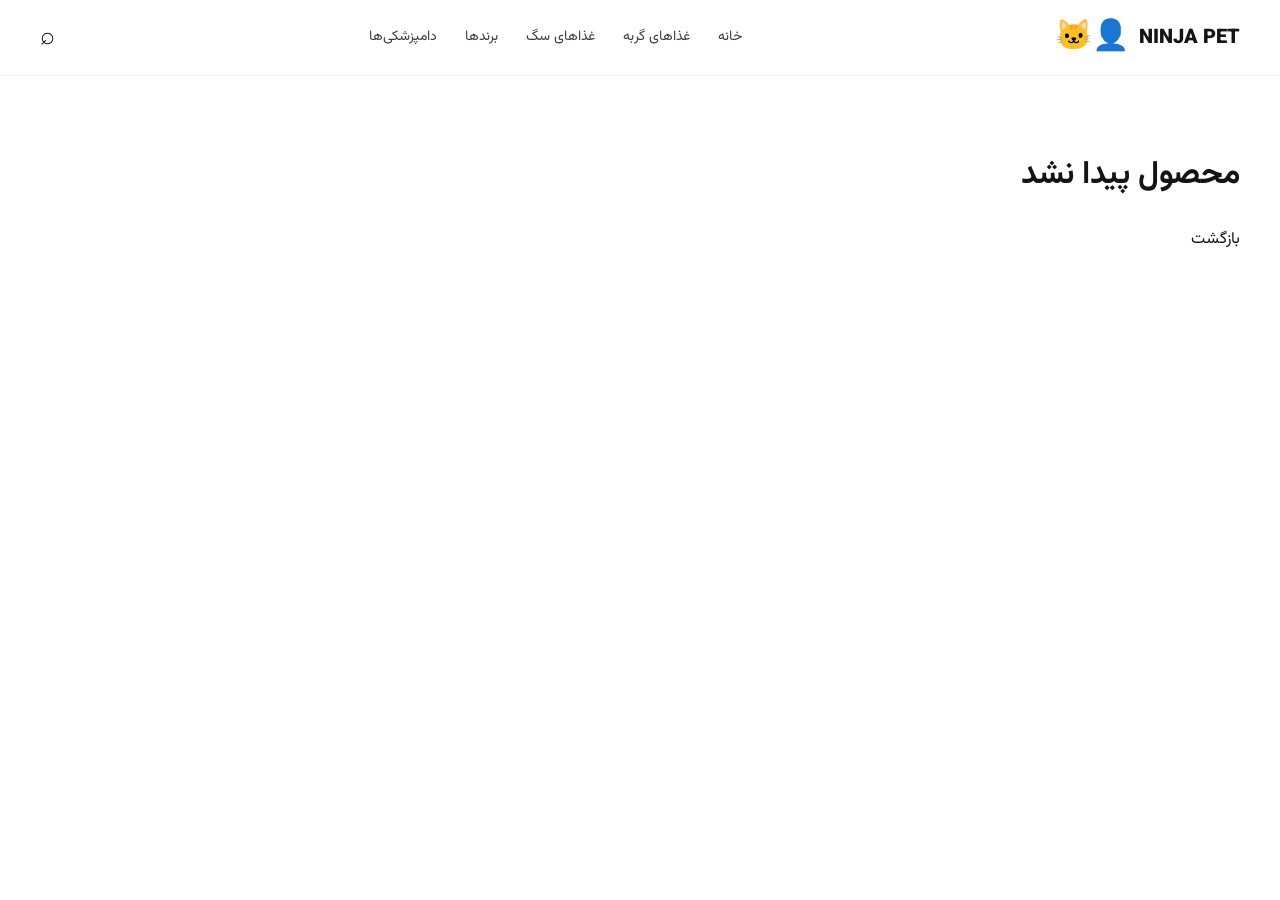
<file: product.html>
<!doctype html><html lang="fa" dir="rtl"><head><meta charset="utf-8"><meta name="viewport" content="width=device-width,initial-scale=1"><title>محصول | نینجا پت</title><link rel="stylesheet" href="styles.css"><link rel="stylesheet" href="page.css"></head><body><header class="site-header"><a class="brand" href="index.html"><span class="brand-mark">🐱‍👤</span><span>NINJA PET</span></a><nav class="desktop-nav"><a href="index.html">خانه</a><a href="catalog.html?pet=cat">غذاهای گربه</a><a href="catalog.html?pet=dog">غذاهای سگ</a><a href="brands.html">برندها</a><a href="veterinarians.html">دامپزشکی‌ها</a></nav><div class="header-actions"><a class="icon-btn" href="search.html">⌕</a></div></header><main class="section-shell detail-shell" id="root"></main><script src="data.js"></script><script src="shared.js"></script><script>const p=Ninja.productOf(Ninja.qs('slug'));if(!p){root.innerHTML='<h1>محصول پیدا نشد</h1><a href="brands.html">بازگشت</a>'}else{const b=Ninja.brandOf(p.brand);document.title=`${p.fa} | نینجا پت`;const related=Ninja.D.products.filter(x=>x.brand===p.brand&&x.slug!==p.slug).slice(0,4);root.innerHTML=`<div class="breadcrumbs"><a href="index.html">خانه</a> / <a href="brand.html?slug=${b.slug}">${b.fa}</a> / ${p.fa}</div><section class="product-detail"><div class="product-showcase"><div class="mini-bag" style="background:${p.color}">${b.name}<br><small>${p.name}</small></div></div><div class="detail-copy"><span class="eyebrow">${b.fa}</span><h1>${p.fa}</h1><p>${p.desc}</p><div class="detail-grid"><div class="detail-box"><b>مناسب برای</b><br>${p.pet==='cat'?'گربه':'سگ'}، ${p.age}</div><div class="detail-box"><b>نژاد یا جثه</b><br>${p.breed}</div><div class="detail-box"><b>کاربرد اصلی</b><br>${p.need}</div><div class="detail-box"><b>پروتئین / چربی تقریبی</b><br>${p.protein} / ${p.fat}</div></div><p><strong>هشدار علمی:</strong> ترکیبات و آنالیز نهایی باید با برچسب رسمی همان محصول و بازار تطبیق داده شود. غذاهای درمانی فقط با نظر دامپزشک مصرف شوند.</p><a class="outline-button" href="brand.html?slug=${b.slug}">مشاهده همه محصولات ${b.fa}</a></div></section><section class="related"><div class="section-heading"><div><span>محصولات مرتبط</span><h2>مدل‌های دیگر ${b.fa}</h2></div></div><div class="product-grid">${related.map(Ninja.productCard).join('')}</div></section>`}</script></body></html>
</file>
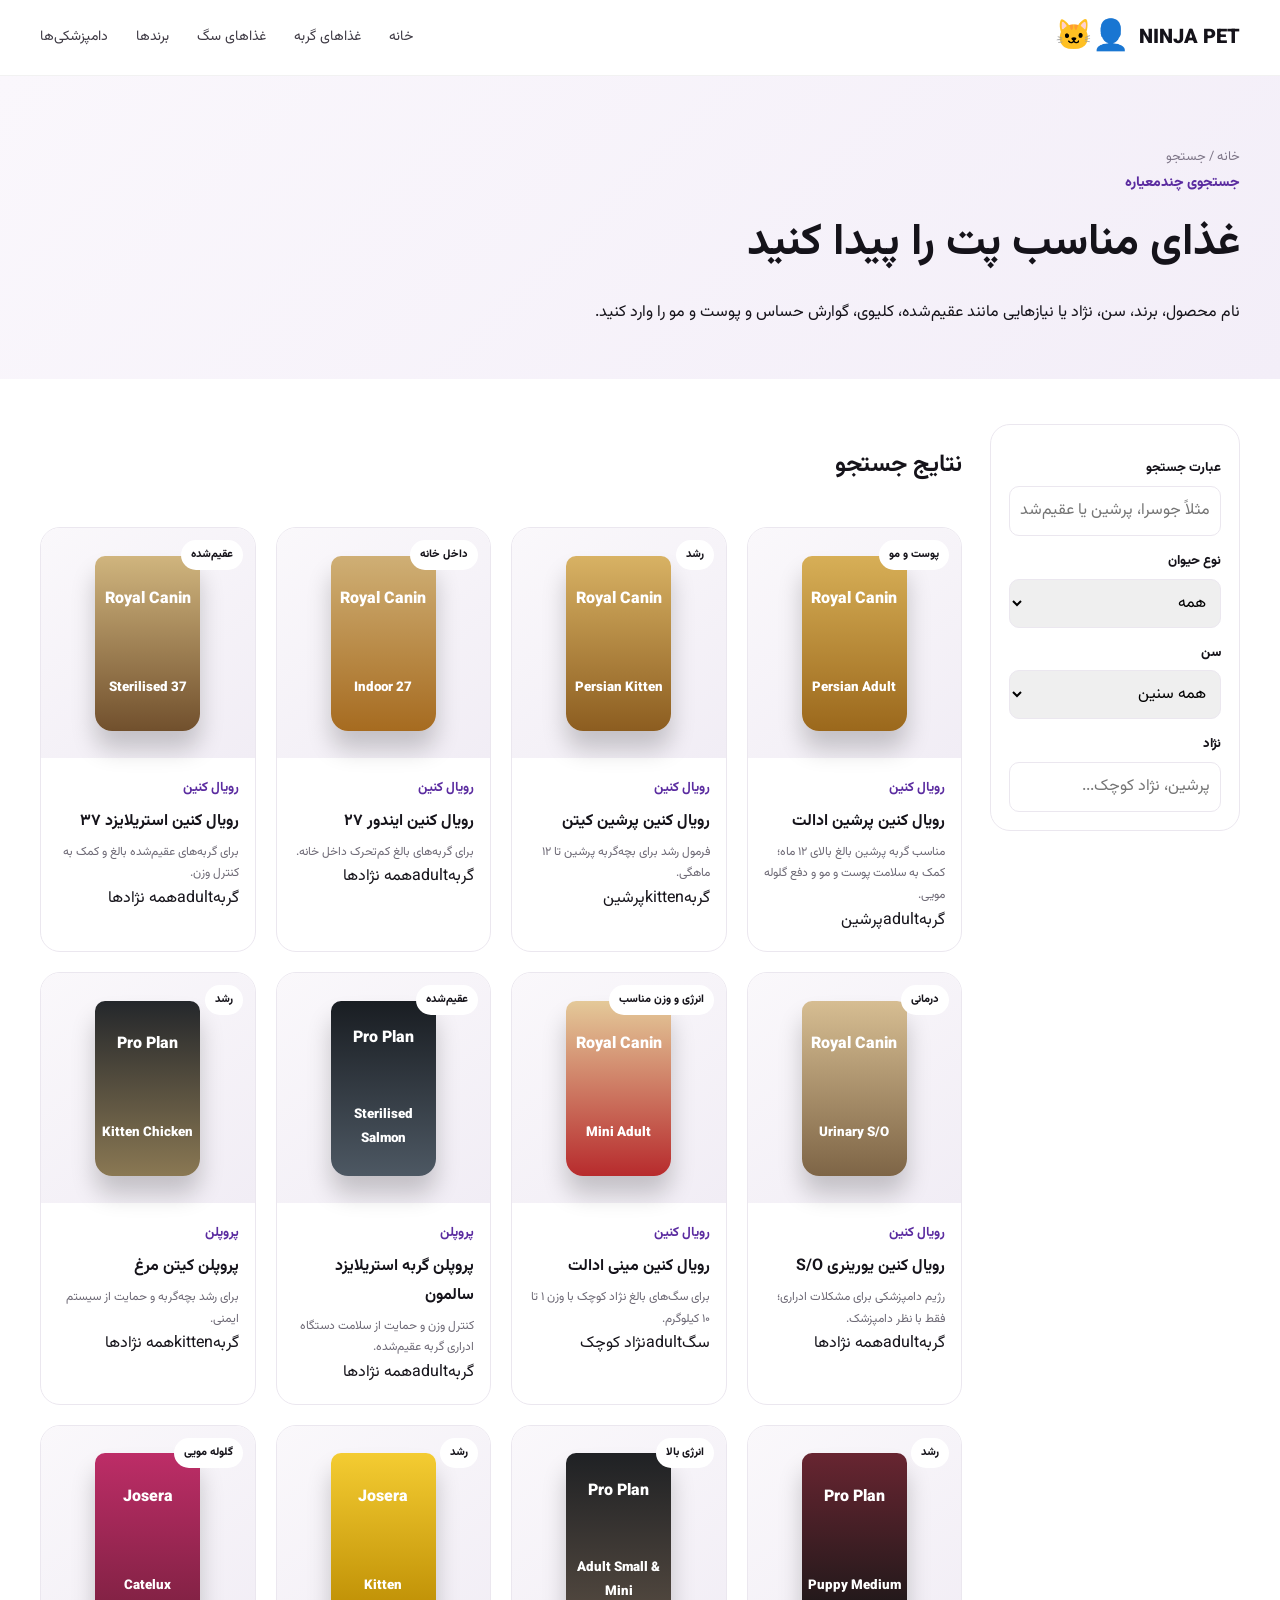
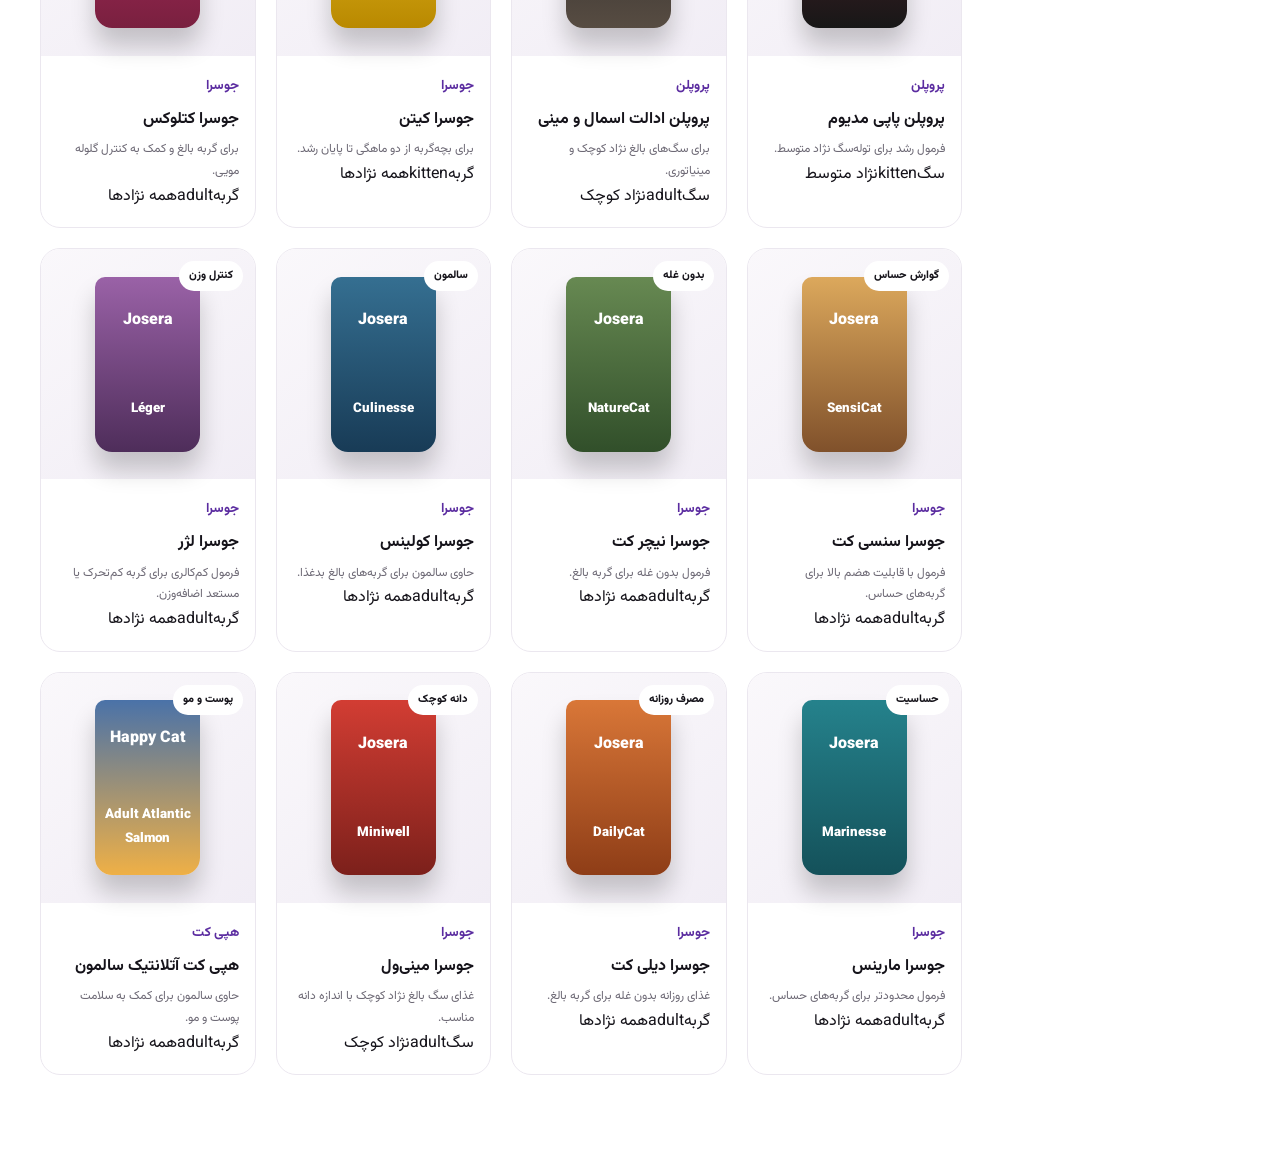
<file: search.html>
<!doctype html><html lang="fa" dir="rtl"><head><meta charset="utf-8"><meta name="viewport" content="width=device-width,initial-scale=1"><title>جستجوی حرفه‌ای | نینجا پت</title><meta name="description" content="جستجوی غذای سگ و گربه بر اساس نام، برند، سن، نژاد و نیاز تغذیه‌ای"><link rel="stylesheet" href="styles.css"><link rel="stylesheet" href="page.css"></head><body><header class="site-header"><a class="brand" href="index.html"><span class="brand-mark">🐱‍👤</span><span>NINJA PET</span></a><nav class="desktop-nav"><a href="index.html">خانه</a><a href="catalog.html?pet=cat">غذاهای گربه</a><a href="catalog.html?pet=dog">غذاهای سگ</a><a href="brands.html">برندها</a><a href="veterinarians.html">دامپزشکی‌ها</a></nav></header><section class="page-hero"><div class="section-shell"><div class="breadcrumbs"><a href="index.html">خانه</a> / جستجو</div><span class="eyebrow">جستجوی چندمعیاره</span><h1>غذای مناسب پت را پیدا کنید</h1><p>نام محصول، برند، سن، نژاد یا نیازهایی مانند عقیم‌شده، کلیوی، گوارش حساس و پوست و مو را وارد کنید.</p></div></section><main class="section-shell catalog-layout"><aside class="filters"><label>عبارت جستجو</label><input data-smart-search placeholder="مثلاً جوسرا، پرشین یا عقیم‌شده"><label>نوع حیوان</label><select data-search-pet><option value="all">همه</option><option value="cat">گربه</option><option value="dog">سگ</option></select><label>سن</label><select data-search-age><option value="all">همه سنین</option><option value="kitten">توله / بچه</option><option value="adult">بالغ</option><option value="senior">سالمند</option></select><label>نژاد</label><input data-search-breed placeholder="پرشین، نژاد کوچک..."></aside><section><div class="results-head"><h2>نتایج جستجو</h2></div><div class="product-grid" data-search-results></div></section></main><script src="data.js"></script><script src="shared.js"></script><script>Ninja.setupSearch()</script></body></html>
</file>
<file: styles.css>
@import url('https://fonts.googleapis.com/css2?family=Vazirmatn:wght@400;500;600;700;800;900&display=swap');
:root{--purple:#5b2ca0;--purple2:#7b46bd;--navy:#071327;--ink:#15131a;--muted:#6d6975;--line:#ebe7ef;--cream:#f4efe9;--shadow:0 18px 55px rgba(28,18,49,.12);--radius:24px}*{box-sizing:border-box}html{scroll-behavior:smooth}body{margin:0;font-family:Vazirmatn,Tahoma,sans-serif;color:var(--ink);background:#fff;line-height:1.8}a{text-decoration:none;color:inherit}button,input,select{font:inherit}.section-shell{width:min(1200px,calc(100% - 40px));margin-inline:auto}.site-header{height:76px;display:flex;align-items:center;justify-content:space-between;padding:0 max(24px,calc((100vw - 1200px)/2));position:sticky;top:0;background:rgba(255,255,255,.94);backdrop-filter:blur(18px);z-index:50;border-bottom:1px solid rgba(0,0,0,.05)}.brand{display:flex;align-items:center;gap:10px;font-weight:900;font-size:20px;direction:ltr}.brand-mark{font-size:30px}.desktop-nav{display:flex;gap:28px;font-size:14px}.desktop-nav a{color:#3f3b45;position:relative}.desktop-nav a:hover,.desktop-nav .active{color:var(--purple)}.desktop-nav .active:after{content:"";position:absolute;height:3px;border-radius:4px;background:var(--purple);left:15%;right:15%;bottom:-26px}.header-actions{display:flex;gap:10px;align-items:center}.icon-btn,.menu-btn{border:0;background:transparent;font-size:25px;cursor:pointer}.menu-btn{display:none}.admin-link,.finder button,.vet-search button,.newsletter button{background:linear-gradient(135deg,var(--purple),var(--purple2));color:#fff;border:0;border-radius:12px;padding:10px 18px;font-weight:700}.hero{min-height:560px;margin-top:26px;background:linear-gradient(110deg,#f8f5f1,#eee7e0);border-radius:30px;overflow:hidden;display:grid;grid-template-columns:1.05fr .95fr;align-items:center;position:relative}.hero:before{content:"";position:absolute;width:330px;height:330px;border-radius:50%;background:rgba(91,44,160,.08);top:-140px;right:-80px}.hero-copy{padding:70px 64px;z-index:2}.eyebrow{color:var(--purple);font-weight:800;font-size:14px}.hero h1{font-size:54px;line-height:1.35;margin:10px 0 14px;font-weight:900}.hero p{color:var(--muted);font-size:17px;max-width:620px}.finder{display:grid;grid-template-columns:1fr 1fr 1fr auto;gap:8px;background:#fff;padding:9px;border-radius:17px;box-shadow:var(--shadow);margin-top:30px;min-width:620px}.finder select{border:0;border-left:1px solid var(--line);padding:8px;background:#fff;color:#555}.finder button{cursor:pointer}.hero-visual{height:100%;position:relative;display:flex;align-items:center;justify-content:center}.pet{font-size:220px;filter:drop-shadow(0 25px 18px rgba(0,0,0,.16));position:absolute}.dog{right:15px;top:40px}.cat{left:8px;top:100px;font-size:190px}.bags{position:absolute;bottom:15px;display:flex;gap:10px;align-items:flex-end;z-index:3}.bag{width:105px;height:190px;border-radius:13px 13px 18px 18px;display:grid;place-items:center;text-align:center;font-weight:900;color:#fff;box-shadow:0 20px 25px rgba(0,0,0,.2);transform:rotate(-2deg)}.bag.black{background:linear-gradient(#111,#322f34);height:210px}.bag.red{background:linear-gradient(#9b1a22,#e0474f)}.bag.yellow{background:linear-gradient(#ffd33d,#d89e00);color:#7a2e2e;transform:rotate(3deg)}.quick-categories{display:grid;grid-template-columns:repeat(6,1fr);gap:15px;padding:30px 0;border-bottom:1px solid var(--line)}.quick-categories a{display:flex;flex-direction:column;align-items:center;gap:5px;font-size:13px;font-weight:700;transition:.2s}.quick-categories a:hover{color:var(--purple);transform:translateY(-4px)}.quick-categories span{font-size:42px}.content-section{padding:72px 0}.section-heading{display:flex;justify-content:space-between;align-items:end;margin-bottom:28px}.section-heading span{color:var(--purple);font-size:13px;font-weight:800}.section-heading h2{font-size:30px;margin:2px 0}.text-button{border:0;background:none;color:var(--purple);font-weight:800;cursor:pointer}.brand-grid{display:grid;grid-template-columns:repeat(6,1fr);gap:16px}.brand-card{height:105px;border:1px solid var(--line);border-radius:18px;display:grid;place-items:center;background:#fff;font-size:19px;font-weight:900;box-shadow:0 8px 30px rgba(20,13,30,.04);transition:.25s;cursor:pointer}.brand-card:hover{border-color:#ccb8e4;transform:translateY(-5px);box-shadow:var(--shadow)}.benefits{background:linear-gradient(110deg,#071327,#101f3a);color:#fff;display:grid;grid-template-columns:repeat(4,1fr);padding:42px max(24px,calc((100vw - 1200px)/2));gap:30px}.benefits article{display:flex;gap:16px;align-items:flex-start;font-size:30px}.benefits h3{font-size:16px;margin:0}.benefits p{font-size:12px;color:#b7c0d0;margin:3px 0}.chips{display:flex;gap:8px}.chips button{border:1px solid var(--line);background:#fff;padding:8px 16px;border-radius:30px;cursor:pointer}.chips button.active{background:var(--purple);color:#fff}.product-grid{display:grid;grid-template-columns:repeat(4,1fr);gap:20px}.product-card{border:1px solid var(--line);border-radius:20px;overflow:hidden;background:#fff;transition:.25s;cursor:pointer;position:relative}.product-card:hover{transform:translateY(-5px);box-shadow:var(--shadow)}.product-thumb{height:230px;background:linear-gradient(145deg,#faf8fb,#f1edf5);display:grid;place-items:center}.mini-bag{height:175px;width:105px;border-radius:10px 10px 17px 17px;color:#fff;font-weight:900;display:grid;place-items:center;text-align:center;box-shadow:0 18px 24px rgba(0,0,0,.2)}.product-info{padding:16px}.product-info small{color:var(--purple);font-weight:700}.product-info h3{font-size:16px;margin:5px 0}.product-info p{font-size:12px;color:var(--muted);margin:0}.tag{position:absolute;top:12px;right:12px;background:#fff;border-radius:20px;padding:5px 10px;font-size:11px;font-weight:800}.brand-feature{border-radius:30px;background:#fbfafc;display:grid;grid-template-columns:1fr 1.2fr;min-height:430px;overflow:hidden;margin-bottom:70px}.feature-copy{padding:70px}.feature-copy h2{font-size:37px;margin:10px 0}.feature-copy p{color:var(--muted)}.outline-button{display:inline-block;border:1px solid var(--purple);color:var(--purple);padding:9px 18px;border-radius:10px;font-weight:800}.feature-art{background:radial-gradient(circle at 50% 50%,#fff,#f2edf6);display:flex;align-items:center;justify-content:center;gap:25px}.giant-bag{width:180px;height:300px;background:linear-gradient(#d3a23f,#a87418);border-radius:15px 15px 24px 24px;color:#d51d25;text-align:center;display:grid;place-items:center;font-weight:900;font-size:24px;box-shadow:0 25px 40px rgba(64,38,4,.25)}.giant-bag small{color:#111;font-size:12px}.fluffy-cat{font-size:210px}.article-grid{display:grid;grid-template-columns:repeat(3,1fr);gap:22px}.article-grid article{border:1px solid var(--line);border-radius:20px;overflow:hidden;padding-bottom:18px}.article-image{height:180px;background:linear-gradient(135deg,#e8dfd7,#f8f5f2);display:grid;place-items:center;font-size:75px}.article-grid h3,.article-grid p{padding:0 18px}.article-grid h3{font-size:16px}.article-grid p{font-size:13px;color:var(--muted)}.vet-section{background:#f8f5fb;border-radius:30px;padding:55px;display:grid;grid-template-columns:.85fr 1.15fr;gap:45px;align-items:center;margin-bottom:80px}.vet-section h2{font-size:34px;margin:8px 0}.vet-section p{color:var(--muted)}.vet-search{display:flex;gap:8px;margin-top:22px}.vet-search select{background:#fff;border:1px solid var(--line);border-radius:10px;padding:10px;width:140px}.map-card{height:330px;background:#e8e5df;border-radius:23px;position:relative;overflow:hidden;box-shadow:var(--shadow)}.map-lines{position:absolute;inset:-30px;background:repeating-linear-gradient(30deg,transparent 0 35px,rgba(255,255,255,.9) 36px 41px),repeating-linear-gradient(120deg,transparent 0 60px,rgba(255,255,255,.8) 61px 67px)}.pin{position:absolute;font-size:31px}.p1{top:40px;left:38%}.p2{top:145px;right:25%}.p3{bottom:35px;left:22%}.clinic-card{position:absolute;right:18px;bottom:18px;background:#fff;padding:13px 16px;border-radius:13px;display:flex;flex-direction:column;box-shadow:var(--shadow);font-size:12px}.clinic-card a{color:var(--purple)}footer{background:linear-gradient(120deg,#0a1630,#251943);color:#fff;padding-top:65px}.footer-grid{display:grid;grid-template-columns:1.4fr .7fr .7fr 1.1fr;gap:50px}.footer-brand .ninja{font-size:70px}.footer-grid h2,.footer-grid h3{margin:0 0 14px}.footer-grid p{color:#bdc2cf;font-size:13px}.footer-grid a{display:block;color:#c8c7d0;font-size:13px;margin:8px 0}.newsletter{display:flex;background:#fff;border-radius:12px;padding:6px}.newsletter input{border:0;outline:0;min-width:0;width:100%;padding:7px}.copyright{text-align:center;color:#949aaa;font-size:12px;border-top:1px solid rgba(255,255,255,.08);padding:18px;margin-top:55px}.mobile-bottom{display:none}dialog{border:0;border-radius:24px;padding:30px;width:min(720px,calc(100% - 28px));box-shadow:0 30px 90px rgba(0,0,0,.3)}dialog::backdrop{background:rgba(6,10,20,.68);backdrop-filter:blur(5px)}.dialog-close{position:absolute;left:16px;top:10px;border:0;background:none;font-size:30px;cursor:pointer}.dialog-product{display:grid;grid-template-columns:250px 1fr;gap:30px}.dialog-product .product-thumb{border-radius:18px}.specs{display:grid;grid-template-columns:1fr 1fr;gap:10px;margin-top:18px}.specs div{background:#f7f4fa;border-radius:12px;padding:10px;font-size:13px}#globalSearch{width:100%;border:1px solid var(--line);border-radius:12px;padding:12px;margin:10px 0}.search-hit{padding:10px;border-bottom:1px solid var(--line);cursor:pointer}.search-hit:hover{color:var(--purple)}
@media(max-width:900px){body{padding-bottom:72px}.desktop-nav,.admin-link{display:none}.menu-btn{display:block}.site-header{height:64px;padding:0 18px}.section-shell{width:min(100% - 24px,700px)}.hero{grid-template-columns:1fr;min-height:auto;margin-top:12px}.hero-copy{padding:28px 23px 20px}.hero h1{font-size:36px}.hero p{font-size:14px}.finder{min-width:0;grid-template-columns:1fr 1fr;margin-top:20px}.finder button{grid-column:1/-1}.hero-visual{height:290px}.pet{font-size:130px}.dog{right:12%;top:15px}.cat{left:9%;top:55px;font-size:115px}.bags{bottom:8px}.bag{width:65px;height:125px;font-size:11px}.bag.black{height:145px}.quick-categories{grid-template-columns:repeat(3,1fr);padding:18px 0}.quick-categories span{font-size:33px}.brand-grid{grid-template-columns:repeat(2,1fr)}.benefits{grid-template-columns:1fr 1fr;padding:28px 18px;gap:18px}.product-grid{grid-template-columns:repeat(2,1fr);gap:12px}.product-thumb{height:185px}.mini-bag{height:135px;width:80px}.brand-feature{grid-template-columns:1fr}.feature-copy{padding:35px}.feature-art{min-height:300px}.giant-bag{width:130px;height:225px}.fluffy-cat{font-size:145px}.article-grid{grid-template-columns:1fr}.vet-section{grid-template-columns:1fr;padding:28px 20px}.footer-grid{grid-template-columns:1fr 1fr}.mobile-bottom{position:fixed;display:grid;grid-template-columns:repeat(5,1fr);bottom:0;left:0;right:0;background:#fff;border-top:1px solid var(--line);z-index:60;padding:7px 4px}.mobile-bottom a{display:flex;flex-direction:column;align-items:center;font-size:20px}.mobile-bottom small{font-size:10px}.mobile-bottom .active{color:var(--purple)}}
@media(max-width:560px){.section-heading{align-items:flex-start;gap:12px}.section-heading h2{font-size:24px}.chips{overflow:auto;width:100%}.content-section{padding:48px 0}.benefits{grid-template-columns:1fr}.product-grid{grid-template-columns:1fr 1fr}.product-info{padding:11px}.product-info h3{font-size:13px}.vet-search{display:grid;grid-template-columns:1fr 1fr}.vet-search select{width:100%}.vet-search button{grid-column:1/-1}.footer-grid{grid-template-columns:1fr}.dialog-product{grid-template-columns:1fr}.dialog-product .product-thumb{height:180px}.specs{grid-template-columns:1fr}}
</file>
<file: page.css>
.page-hero{padding:70px 0 35px;background:linear-gradient(135deg,#faf7fc,#f3eef8)}.page-hero h1{font-size:44px;margin:6px 0}.breadcrumbs{font-size:13px;color:#7d7587}.catalog-layout{display:grid;grid-template-columns:250px 1fr;gap:28px;padding:45px 0 80px}.filters{background:#fff;border:1px solid var(--line);border-radius:20px;padding:18px;align-self:start;position:sticky;top:95px}.filters label{display:block;font-size:13px;font-weight:800;margin:14px 0 5px}.filters input,.filters select{width:100%;border:1px solid var(--line);border-radius:10px;padding:10px}.results-head{display:flex;justify-content:space-between;align-items:center;margin-bottom:20px}.page-brand-grid{display:grid;grid-template-columns:repeat(4,1fr);gap:16px}.page-brand-grid .brand-card{height:130px;display:flex;flex-direction:column;gap:4px}.page-brand-grid small{color:var(--muted)}.detail-shell{padding:50px 0 90px}.product-detail{display:grid;grid-template-columns:420px 1fr;gap:48px;align-items:start}.product-showcase{background:linear-gradient(145deg,#faf8fb,#f0eaf5);border-radius:28px;min-height:470px;display:grid;place-items:center}.product-showcase .mini-bag{width:190px;height:320px;font-size:24px}.detail-copy h1{font-size:38px;margin:8px 0}.detail-copy p{color:var(--muted)}.detail-grid{display:grid;grid-template-columns:repeat(2,1fr);gap:12px;margin:24px 0}.detail-box{padding:16px;border-radius:14px;background:#f8f5fb}.related{margin-top:60px}.vet-grid{display:grid;grid-template-columns:repeat(3,1fr);gap:18px}.vet-card{border:1px solid var(--line);border-radius:18px;padding:18px;background:#fff}.vet-card h3{margin-top:0}.vet-card a{display:block;color:var(--purple);margin:5px 0}.admin-forms{display:grid;grid-template-columns:1fr 1fr;gap:18px}.admin-form{background:#fff;border-radius:18px;padding:20px}.admin-form input,.admin-form select,.admin-form textarea{width:100%;margin:6px 0 12px;border:1px solid #ddd;border-radius:10px;padding:10px}.check-row{display:flex;gap:16px;align-items:center}.check-row label{display:flex;gap:5px;align-items:center}.check-row input{width:auto;margin:0}@media(max-width:900px){.catalog-layout{grid-template-columns:1fr}.filters{position:static}.page-brand-grid{grid-template-columns:repeat(2,1fr)}.product-detail{grid-template-columns:1fr}.product-showcase{min-height:340px}.vet-grid{grid-template-columns:1fr 1fr}.admin-forms{grid-template-columns:1fr}}@media(max-width:560px){.page-hero h1{font-size:32px}.page-brand-grid,.vet-grid{grid-template-columns:1fr}.product-showcase .mini-bag{width:140px;height:240px}.detail-copy h1{font-size:29px}.detail-grid{grid-template-columns:1fr}}
</file>
